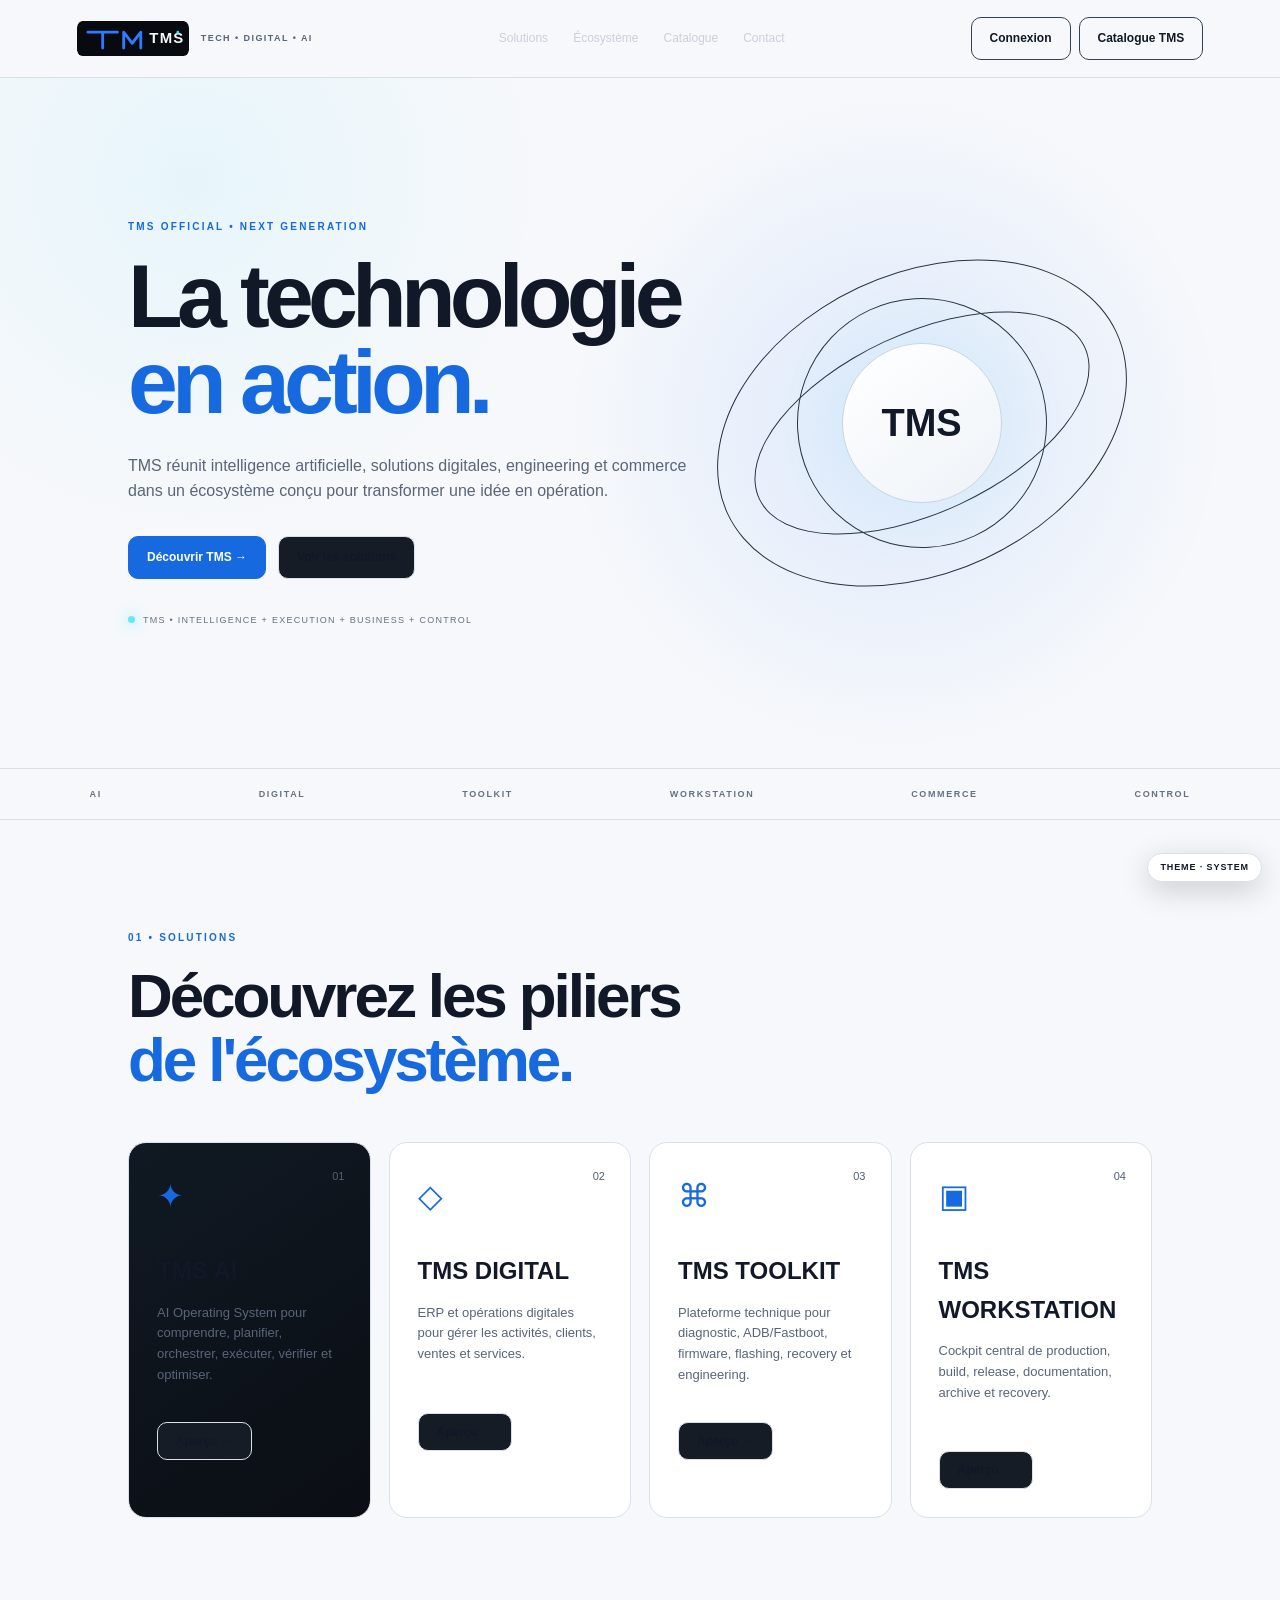
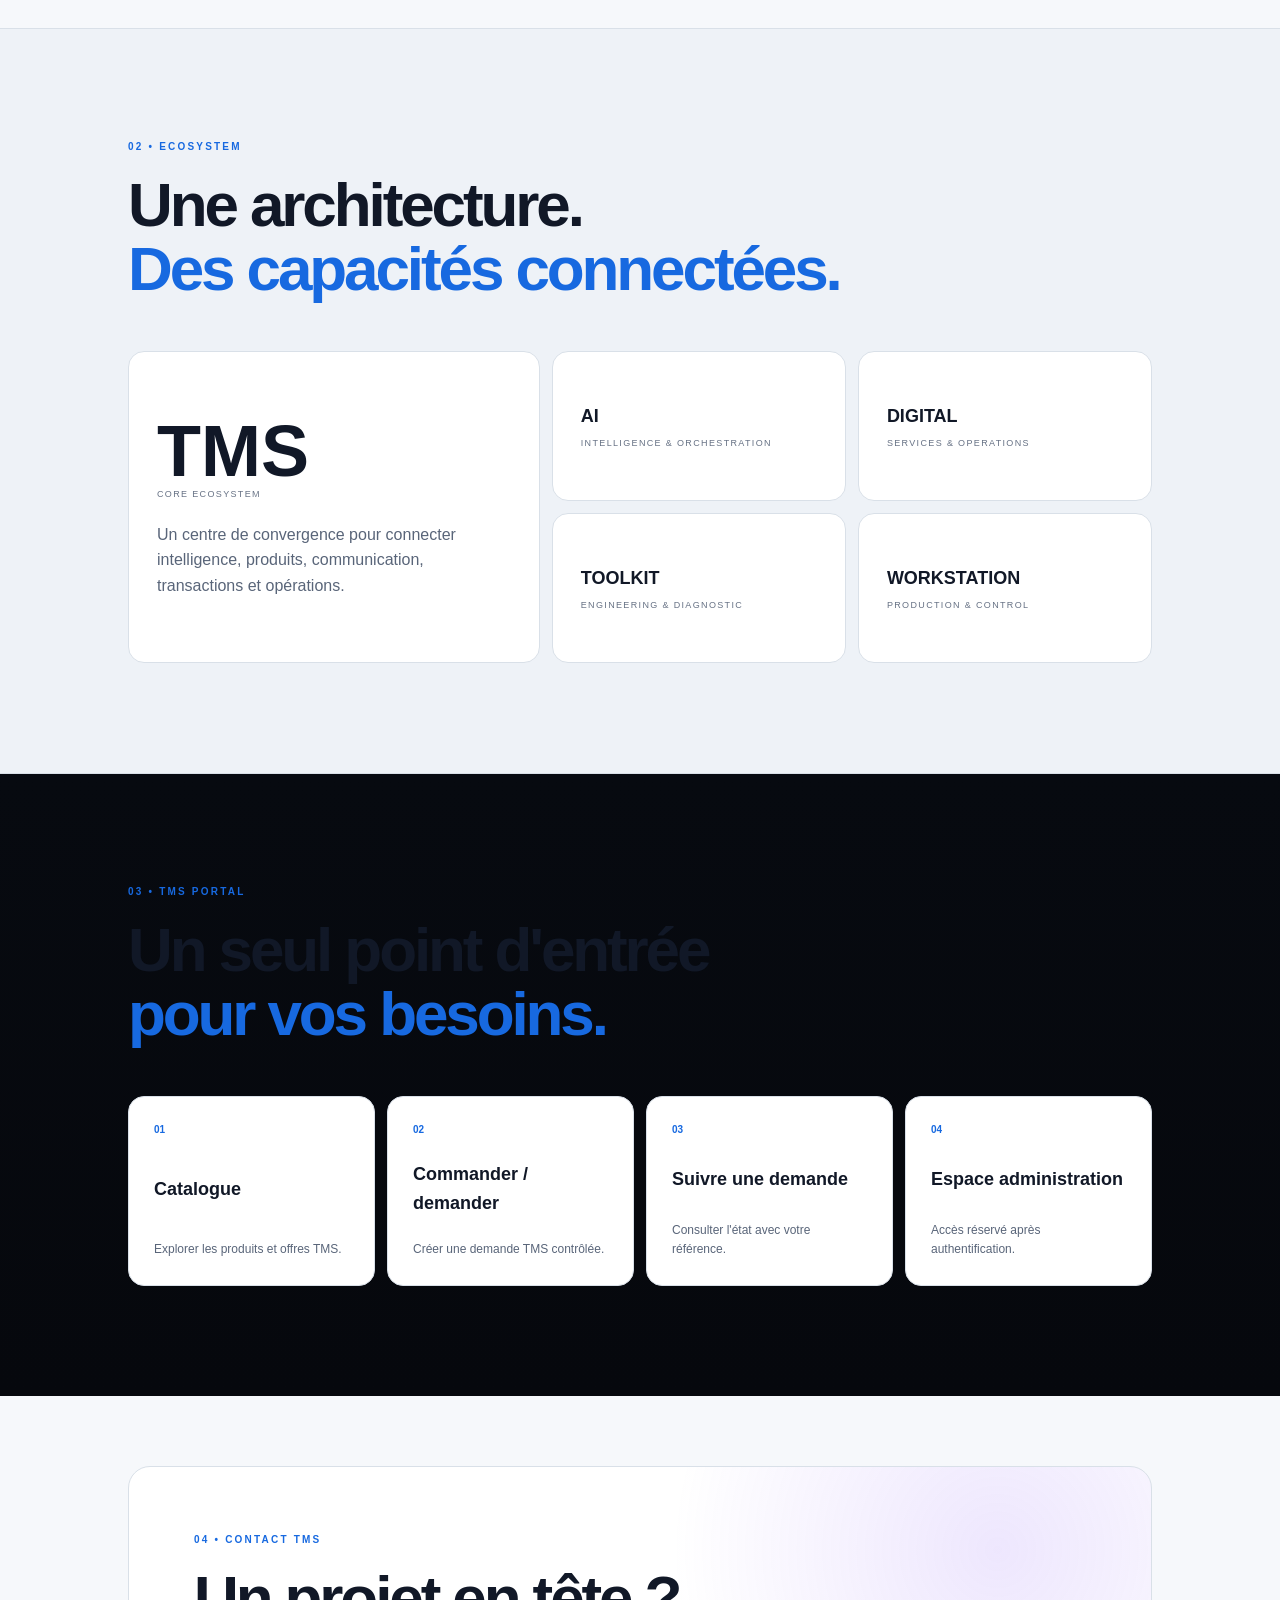
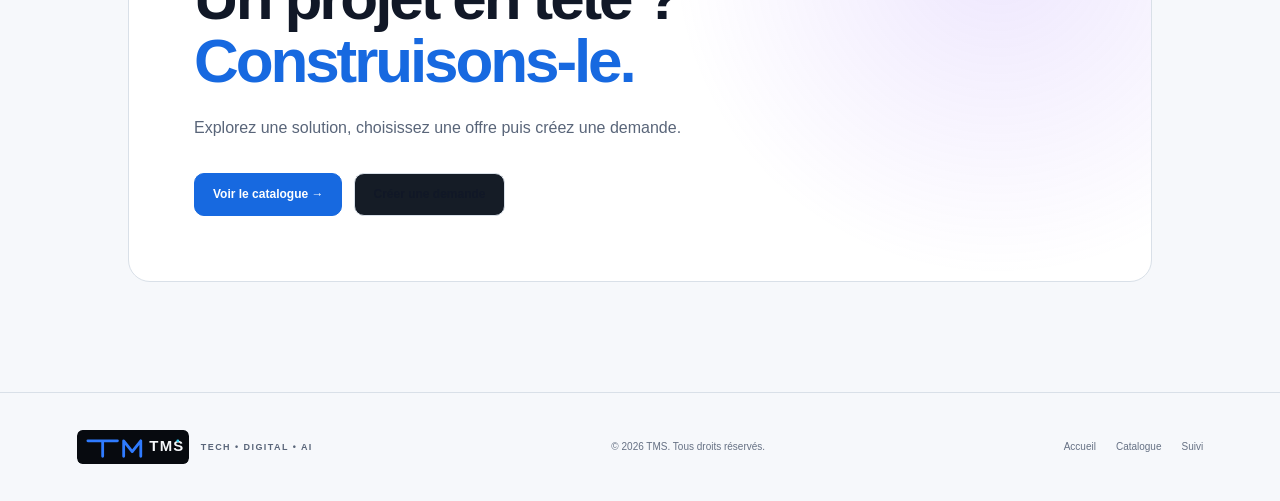
<file: index.html>
<!doctype html>
<html lang="fr">
<head>
<meta charset="utf-8"><meta name="viewport" content="width=device-width,initial-scale=1">
<meta name="description" content="TMS — Intelligence, Execution, Business & Control.">
<title>TMS — Official Technology Ecosystem</title>
<link rel="icon" href="assets/brand/tms-logo.svg" type="image/svg+xml"><link rel="stylesheet" href="css/style.css">
</head>
<body>
<header class="topbar"><a class="brand" href="#accueil"><img class="brand-logo" src="assets/brand/tms-logo.svg" alt="TMS"><small>TECH • DIGITAL • AI</small></a><nav><a href="#solutions">Solutions</a><a href="#ecosystem">Écosystème</a><a href="catalog.html">Catalogue</a><a href="#contact">Contact</a></nav><div style="display:flex;gap:8px;align-items:center"><a class="nav-cta" href="login.html">Connexion</a><a class="nav-cta" href="catalog.html">Catalogue TMS</a></div></header>
<main>
<section id="accueil" class="hero"><div class="hero-copy"><p class="eyebrow">TMS OFFICIAL • NEXT GENERATION</p><h1>La technologie<br><em>en action.</em></h1><p class="lead">TMS réunit intelligence artificielle, solutions digitales, engineering et commerce dans un écosystème conçu pour transformer une idée en opération.</p><div class="actions"><a class="btn primary" href="catalog.html">Découvrir TMS →</a><a class="btn ghost" href="#solutions">Voir les solutions</a></div><div class="status"><span></span>TMS • INTELLIGENCE + EXECUTION + BUSINESS + CONTROL</div></div><div class="orb"><div class="orb-core">TMS</div><div class="ring r1"></div><div class="ring r2"></div><div class="ring r3"></div></div></section>
<section class="ticker"><span>AI</span><span>DIGITAL</span><span>TOOLKIT</span><span>WORKSTATION</span><span>COMMERCE</span><span>CONTROL</span></section>
<section id="solutions" class="section"><div class="section-head"><p class="eyebrow">01 • SOLUTIONS</p><h2>Découvrez les piliers<br><em>de l'écosystème.</em></h2></div><div class="cards product-grid">
<article class="card featured product-card"><span class="num">01</span><div class="icon">✦</div><h3>TMS AI</h3><p>AI Operating System pour comprendre, planifier, orchestrer, exécuter, vérifier et optimiser.</p><button class="btn ghost preview-btn" data-product="ai">Aperçu →</button></article>
<article class="card product-card"><span class="num">02</span><div class="icon">◇</div><h3>TMS DIGITAL</h3><p>ERP et opérations digitales pour gérer les activités, clients, ventes et services.</p><button class="btn ghost preview-btn" data-product="digital">Aperçu →</button></article>
<article class="card product-card"><span class="num">03</span><div class="icon">⌘</div><h3>TMS TOOLKIT</h3><p>Plateforme technique pour diagnostic, ADB/Fastboot, firmware, flashing, recovery et engineering.</p><button class="btn ghost preview-btn" data-product="toolkit">Aperçu →</button></article>
<article class="card product-card"><span class="num">04</span><div class="icon">▣</div><h3>TMS WORKSTATION</h3><p>Cockpit central de production, build, release, documentation, archive et recovery.</p><button class="btn ghost preview-btn" data-product="workstation">Aperçu →</button></article>
</div></section>
<section id="ecosystem" class="section dark-section"><div class="section-head"><p class="eyebrow">02 • ECOSYSTEM</p><h2>Une architecture.<br><em>Des capacités connectées.</em></h2></div><div class="ecosystem-grid"><div class="eco-main"><strong>TMS</strong><span>CORE ECOSYSTEM</span><p>Un centre de convergence pour connecter intelligence, produits, communication, transactions et opérations.</p></div><div class="eco-item"><b>AI</b><span>INTELLIGENCE & ORCHESTRATION</span></div><div class="eco-item"><b>DIGITAL</b><span>SERVICES & OPERATIONS</span></div><div class="eco-item"><b>TOOLKIT</b><span>ENGINEERING & DIAGNOSTIC</span></div><div class="eco-item"><b>WORKSTATION</b><span>PRODUCTION & CONTROL</span></div></div></section>
<section class="section portal"><div class="section-head"><p class="eyebrow">03 • TMS PORTAL</p><h2>Un seul point d'entrée<br><em>pour vos besoins.</em></h2></div><div class="portal-grid"><a class="portal-card" href="catalog.html"><b>01</b><strong>Catalogue</strong><span>Explorer les produits et offres TMS.</span></a><a class="portal-card" href="request.html"><b>02</b><strong>Commander / demander</strong><span>Créer une demande TMS contrôlée.</span></a><a class="portal-card" href="status.html"><b>03</b><strong>Suivre une demande</strong><span>Consulter l'état avec votre référence.</span></a><a class="portal-card" href="admin.html"><b>04</b><strong>Espace administration</strong><span>Accès réservé après authentification.</span></a></div></section>
<section id="contact" class="contact section"><div class="contact-box"><p class="eyebrow">04 • CONTACT TMS</p><h2>Un projet en tête ?<br><em>Construisons-le.</em></h2><p>Explorez une solution, choisissez une offre puis créez une demande.</p><div class="actions"><a class="btn primary" href="catalog.html">Voir le catalogue →</a><a class="btn ghost" href="request.html">Créer une demande</a></div></div></section>
</main>
<div id="productModal" class="product-modal" aria-hidden="true"><div class="product-modal-panel"><button id="closeProduct" class="modal-close" aria-label="Fermer">×</button><p id="modalEyebrow" class="eyebrow"></p><h2 id="modalTitle"></h2><p id="modalText" class="lead"></p><div id="modalFeatures" class="feature-list"></div><div class="actions"><a class="btn primary" href="catalog.html">Voir les offres →</a><a class="btn ghost" href="request.html">Demander →</a></div></div></div>
<footer><div class="brand"><img class="brand-logo" src="assets/brand/tms-logo.svg" alt="TMS"><small>TECH • DIGITAL • AI</small></div><p>© 2026 TMS. Tous droits réservés.</p><div><a href="#accueil">Accueil</a><a href="catalog.html">Catalogue</a><a href="status.html">Suivi</a></div></footer>
<script src="js/app.js"></script><script src="js/product-preview.js"></script>
<script src="js/theme.js"></script></body></html>
</file>
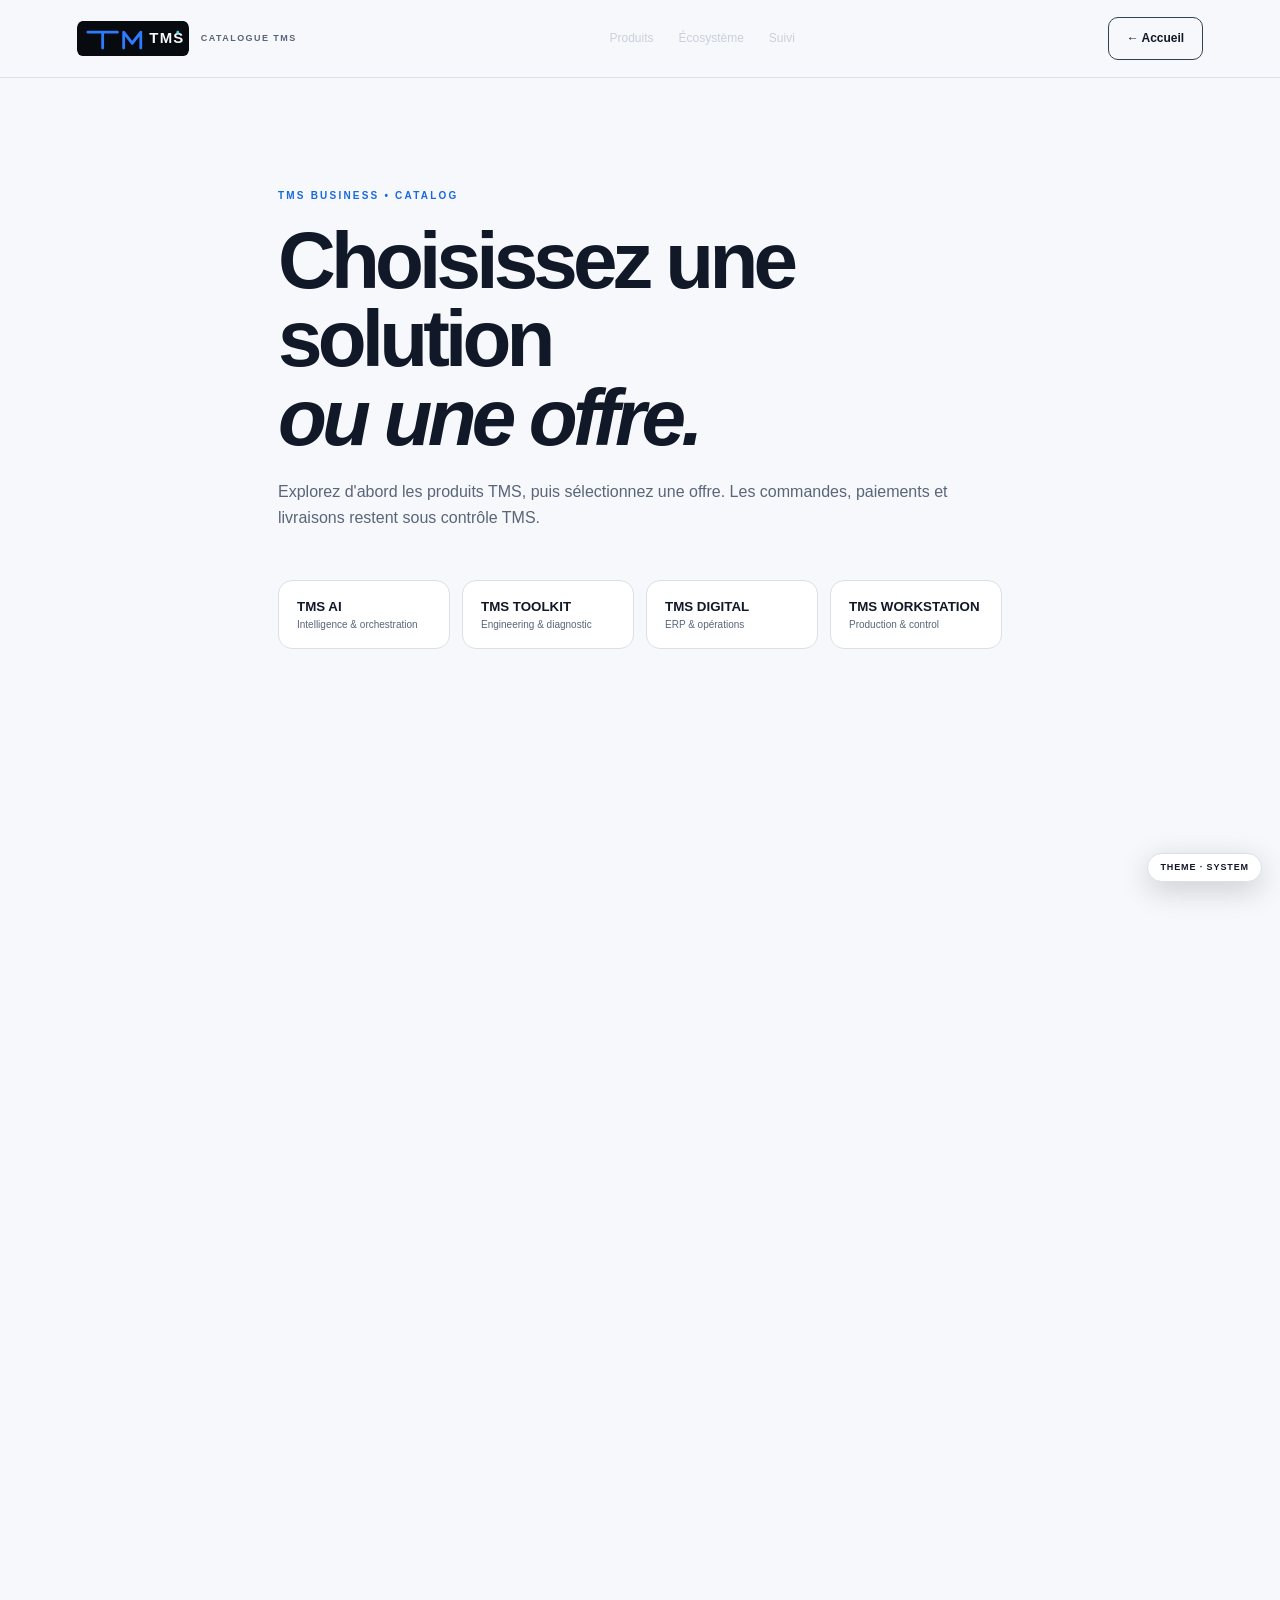
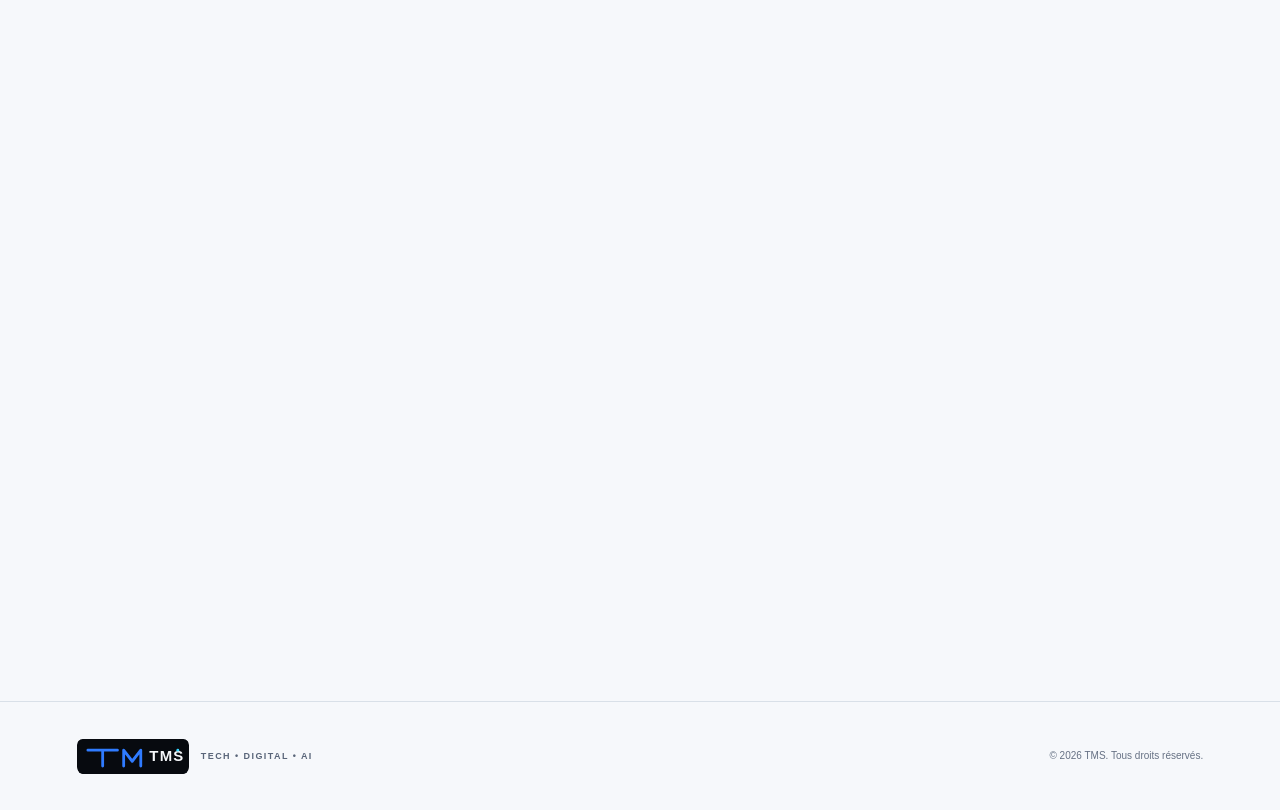
<file: catalog.html>
<!doctype html>
<html lang="fr">
<head><meta charset="utf-8"><meta name="viewport" content="width=device-width,initial-scale=1"><meta name="description" content="Catalogue public TMS — produits, offres et services."><title>TMS — Catalogue</title><link rel="icon" href="assets/brand/tms-logo.svg" type="image/svg+xml"><link rel="stylesheet" href="css/style.css"></head>
<body>
<header class="topbar"><a class="brand" href="index.html"><img class="brand-logo" src="assets/brand/tms-logo.svg" alt="TMS"><small>CATALOGUE TMS</small></a><nav><a href="index.html#solutions">Produits</a><a href="index.html#ecosystem">Écosystème</a><a href="status.html">Suivi</a></nav><a class="nav-cta" href="index.html">← Accueil</a></header>
<main class="section request-page">
<div class="section-head"><p class="eyebrow">TMS BUSINESS • CATALOG</p><h1>Choisissez une solution<br><em>ou une offre.</em></h1><p class="lead">Explorez d'abord les produits TMS, puis sélectionnez une offre. Les commandes, paiements et livraisons restent sous contrôle TMS.</p></div>
<div class="product-shortcuts"><button class="shortcut preview-btn" data-product="ai"><strong>TMS AI</strong><span>Intelligence & orchestration</span></button><button class="shortcut preview-btn" data-product="toolkit"><strong>TMS TOOLKIT</strong><span>Engineering & diagnostic</span></button><button class="shortcut preview-btn" data-product="digital"><strong>TMS DIGITAL</strong><span>ERP & opérations</span></button><button class="shortcut preview-btn" data-product="workstation"><strong>TMS WORKSTATION</strong><span>Production & control</span></button></div>
<div id="catalog" class="cards catalog-grid"></div>
<div class="contact-box" style="margin-top:40px"><p><strong>Parcours :</strong> Catalogue → Offre → Commander → Référence TMS → Suivi.</p><a class="btn primary" href="request.html">Demander une offre →</a></div>
</main>
<div id="productModal" class="product-modal" aria-hidden="true"><div class="product-modal-panel"><button id="closeProduct" class="modal-close" aria-label="Fermer">×</button><p id="modalEyebrow" class="eyebrow"></p><h2 id="modalTitle"></h2><p id="modalText" class="lead"></p><div id="modalFeatures" class="feature-list"></div><div class="actions"><a class="btn primary" href="request.html">Demander →</a><button class="btn ghost" id="modalCatalogClose">Retour au catalogue</button></div></div></div>
<footer><div class="brand"><img class="brand-logo" src="assets/brand/tms-logo.svg" alt="TMS"><small>TECH • DIGITAL • AI</small></div><p>© 2026 TMS. Tous droits réservés.</p></footer>
<script src="js/catalog.js"></script><script src="js/product-preview.js"></script>
<script src="js/theme.js"></script></body></html>
</file>
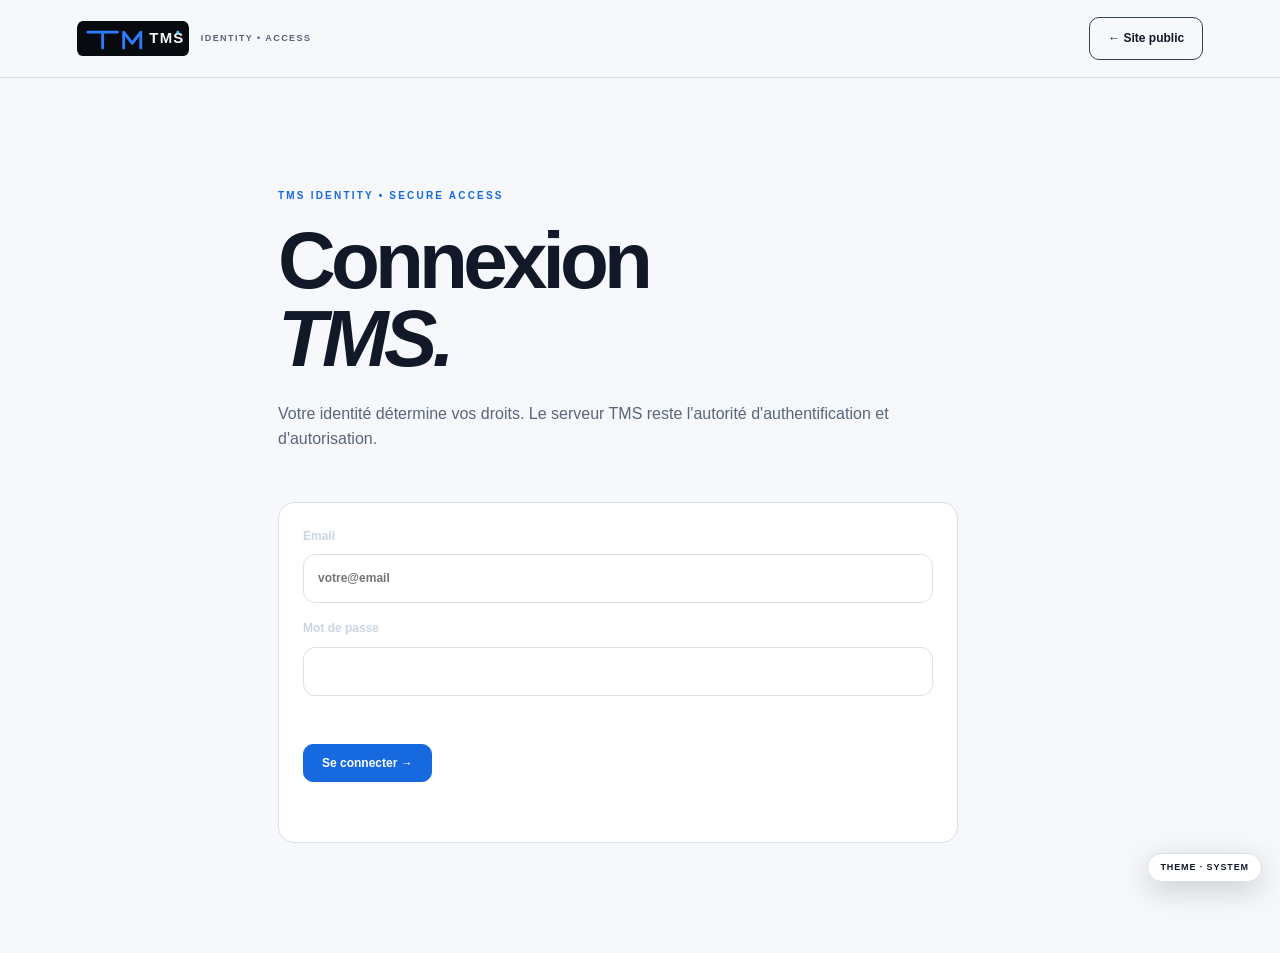
<file: login.html>
<!doctype html><html lang="fr"><head><meta charset="utf-8"><meta name="viewport" content="width=device-width,initial-scale=1"><meta name="description" content="TMS Identity — connexion sécurisée"><title>TMS — Connexion</title><link rel="icon" href="assets/brand/tms-logo.svg" type="image/svg+xml"><link rel="stylesheet" href="css/style.css"></head><body><header class="topbar"><a class="brand" href="index.html"><img class="brand-logo" src="assets/brand/tms-logo.svg" alt="TMS"><small>IDENTITY • ACCESS</small></a><a class="nav-cta" href="index.html">← Site public</a></header><main class="section request-page"><div class="section-head"><p class="eyebrow">TMS IDENTITY • SECURE ACCESS</p><h1>Connexion<br><em>TMS.</em></h1><p class="lead">Votre identité détermine vos droits. Le serveur TMS reste l'autorité d'authentification et d'autorisation.</p></div><div class="form-card" style="max-width:680px"><label>Email<input id="email" type="email" autocomplete="username" required placeholder="votre@email"></label><label>Mot de passe<input id="password" type="password" autocomplete="current-password" required></label><div class="actions"><button id="login" class="btn primary" type="button">Se connecter →</button></div><p id="status"></p></div></main><script>const email=document.querySelector('#email'),password=document.querySelector('#password'),status=document.querySelector('#status');async function go(){status.textContent='Authentification…';try{const r=await fetch('https://damyhgarvey.tail4ccb28.ts.net/api/auth/login',{method:'POST',headers:{'Content-Type':'application/json'},body:JSON.stringify({email:email.value.trim(),password:password.value})});const d=await r.json();if(!r.ok)throw new Error(d.error||'Connexion refusée');sessionStorage.setItem('tms_identity_token',d.token);sessionStorage.setItem('tms_identity_user',JSON.stringify(d.user));status.textContent=`Connecté : ${d.user.role}`;setTimeout(()=>location.href=d.user.role==='ADMIN'||d.user.role==='ERP_MANAGER'?'admin.html':'index.html',250); }catch(e){status.textContent=e.message;}}document.querySelector('#login').addEventListener('click',go);password.addEventListener('keydown',e=>{if(e.key==='Enter')go()});</script><script src="js/theme.js"></script></body></html>
</file>
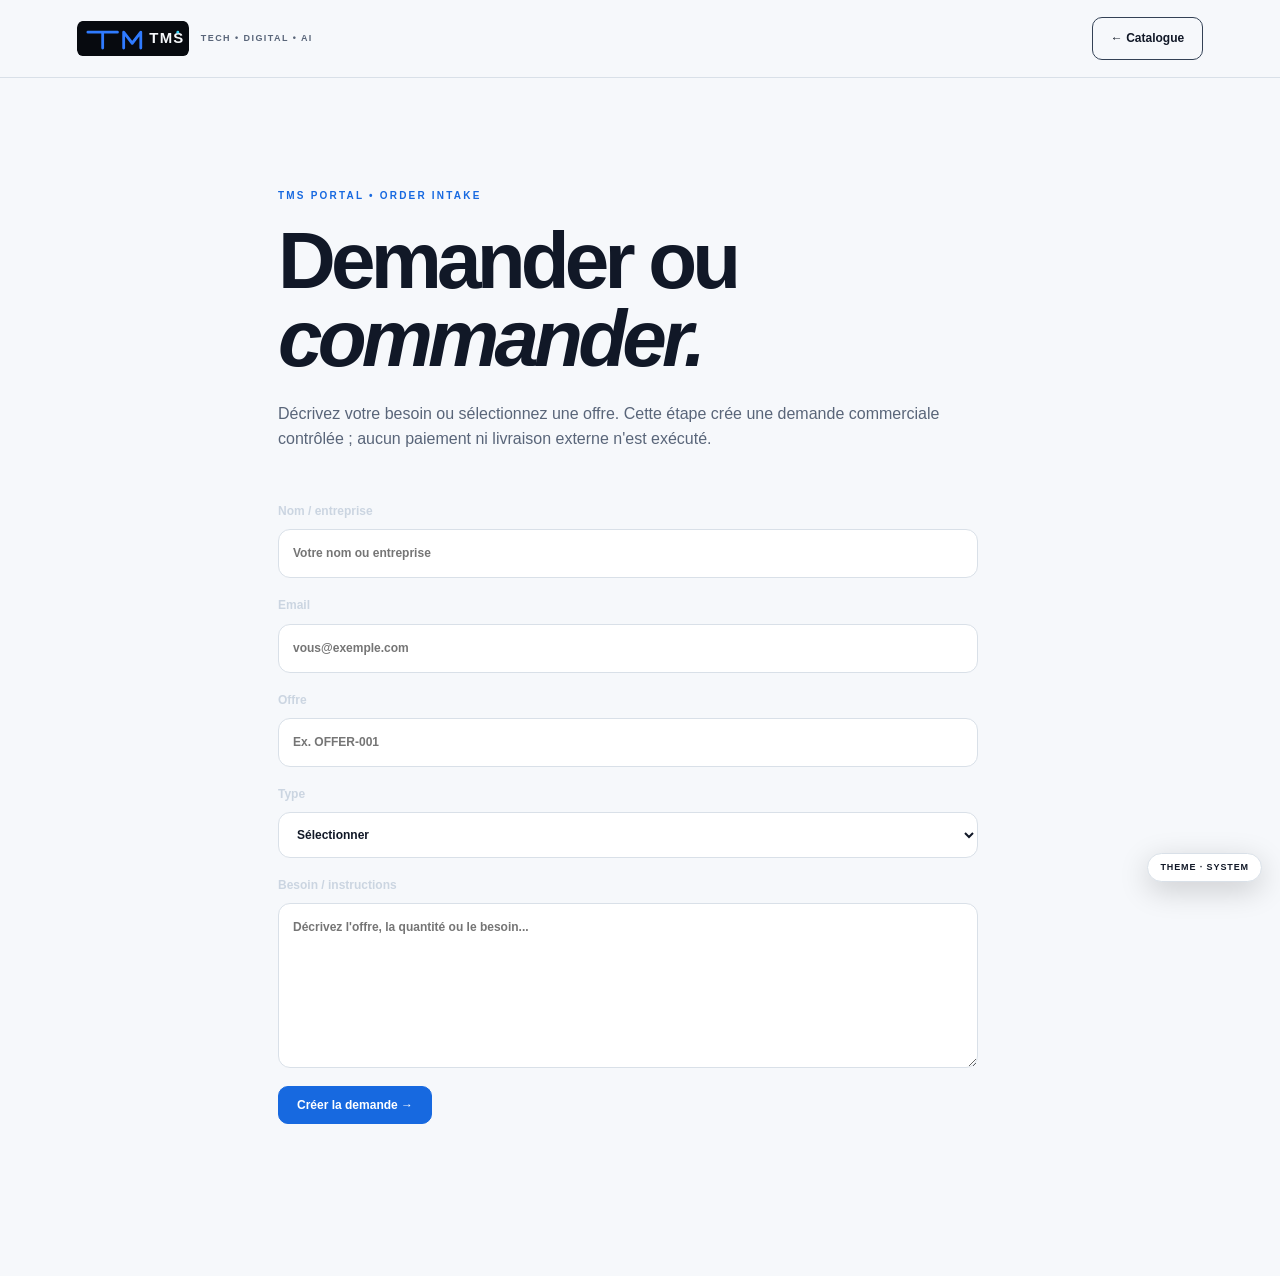
<file: request.html>
<!doctype html>
<html lang="fr">
<head><link rel="icon" href="assets/brand/tms-logo.svg" type="image/svg+xml">
<meta charset="utf-8"><meta name="viewport" content="width=device-width,initial-scale=1">
<title>TMS — Demande / Commande</title><link rel="stylesheet" href="css/style.css">
</head>
<body>
<header class="topbar"><a class="brand" href="index.html"><img class="brand-logo" src="assets/brand/tms-logo.svg" alt="TMS"><small>TECH • DIGITAL • AI</small></a><a class="nav-cta" href="catalog.html">← Catalogue</a></header>
<main class="section request-page">
<div class="section-head"><p class="eyebrow">TMS PORTAL • ORDER INTAKE</p><h1>Demander ou<br><em>commander.</em></h1><p class="lead">Décrivez votre besoin ou sélectionnez une offre. Cette étape crée une demande commerciale contrôlée ; aucun paiement ni livraison externe n'est exécuté.</p></div>
<form id="requestForm" class="request-form">
<label>Nom / entreprise<input name="name" required placeholder="Votre nom ou entreprise"></label>
<label>Email<input type="email" name="email" required placeholder="vous@exemple.com"></label>
<label>Offre<input id="offerId" name="offer_id" placeholder="Ex. OFFER-001" autocomplete="off"></label>
<label>Type<select name="type" required><option value="">Sélectionner</option><option value="COMMANDE_OFFRE">Commande d'une offre</option><option value="TMS AI">TMS AI</option><option value="TMS DIGITAL">TMS DIGITAL</option><option value="TMS TOOLKIT">TMS TOOLKIT</option><option value="Service / projet">Service / projet</option><option value="Support">Support</option></select></label>
<label>Besoin / instructions<textarea name="message" required rows="7" placeholder="Décrivez l'offre, la quantité ou le besoin..."></textarea></label>
<button class="btn primary" type="submit">Créer la demande →</button>
<p id="formStatus" class="form-status" role="status"></p>
</form>
</main>
<script src="js/request.js"></script>
<script src="js/theme.js"></script></body>
</html>
</file>
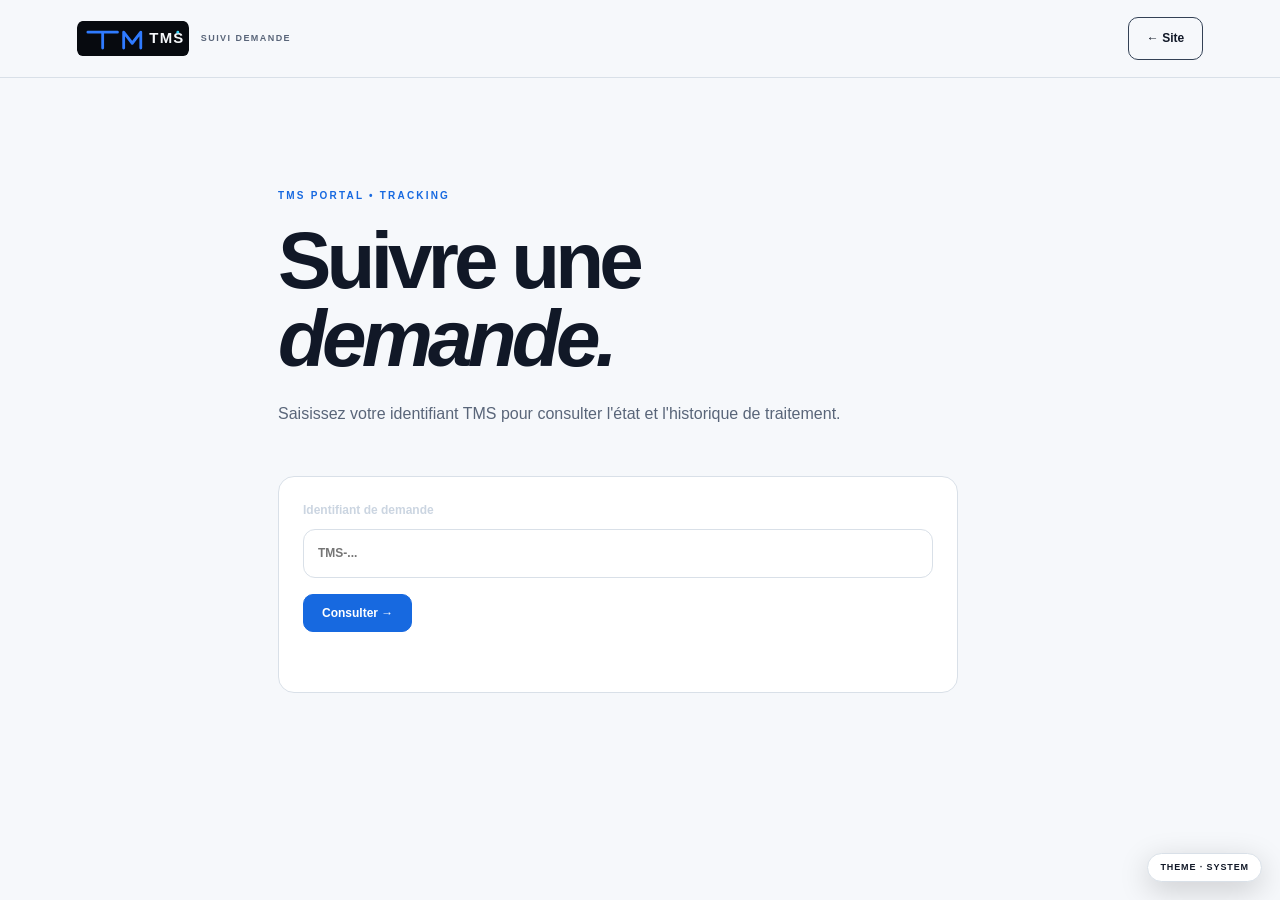
<file: status.html>
<!doctype html>
<html lang="fr">
<head><link rel="icon" href="assets/brand/tms-logo.svg" type="image/svg+xml"><meta charset="utf-8"><meta name="viewport" content="width=device-width,initial-scale=1"><title>TMS — Suivi</title><link rel="stylesheet" href="css/style.css"></head>
<body>
<header class="topbar"><a class="brand" href="index.html"><img class="brand-logo" src="assets/brand/tms-logo.svg" alt="TMS"><small>SUIVI DEMANDE</small></a><a class="nav-cta" href="index.html">← Site</a></header>
<main class="section request-page">
<div class="section-head"><p class="eyebrow">TMS PORTAL • TRACKING</p><h1>Suivre une<br><em>demande.</em></h1><p class="lead">Saisissez votre identifiant TMS pour consulter l'état et l'historique de traitement.</p></div>
<div class="form-card" style="max-width:680px"><label>Identifiant de demande<input id="requestId" autocomplete="off" placeholder="TMS-..." required></label><button id="check" class="btn primary" type="button">Consulter →</button><p id="statusMessage"></p></div>
<div id="result" class="portal-grid" style="margin-top:30px"></div>
</main>
<script src="js/status.js"></script>
<script src="js/theme.js"></script></body>
</html>
</file>
<file: css/style.css>
:root{--bg:#070a0f;--panel:#0d121a;--elevated:#151c26;--text:#f5f7fa;--muted:#9fb0c3;--line:#1d2836;--accent:#2f7bff;--active:#35d6ff;--purple:#536da8}
*{box-sizing:border-box;margin:0;padding:0}html{scroll-behavior:smooth}body{font-family:Inter,"Segoe UI",Arial,sans-serif;background:var(--bg);color:var(--text);line-height:1.6}a{color:inherit;text-decoration:none}.topbar{height:78px;display:flex;align-items:center;justify-content:space-between;padding:0 6vw;border-bottom:1px solid var(--line);position:sticky;top:0;background:rgba(7,10,15,.92);backdrop-filter:blur(18px);z-index:20}.brand{display:flex;align-items:center;gap:12px;font-weight:800}.brand:before{content:'';width:34px;height:34px;border:1px solid var(--accent);border-radius:9px;background:linear-gradient(135deg,var(--accent),var(--active));box-shadow:0 0 20px rgba(47,123,255,.18)}.brand span{font-size:28px;letter-spacing:-.06em}.brand small{font-size:9px;color:var(--muted);letter-spacing:.16em}nav{display:flex;gap:25px;font-size:12px;color:#c9d0db}nav a:hover{color:var(--accent)}.nav-cta,.btn{border:1px solid var(--line);padding:11px 18px;border-radius:10px;font-size:12px;font-weight:700}.nav-cta{border-color:#334155}.menu{display:none;background:none;border:0;color:white;font-size:24px;cursor:pointer}.hero{min-height:690px;display:grid;grid-template-columns:1.1fr .9fr;align-items:center;padding:80px 10vw;overflow:hidden;background:radial-gradient(circle at 70% 50%,rgba(47,123,255,.12),transparent 34%),radial-gradient(circle at 15% 15%,rgba(53,214,255,.08),transparent 28%)}.eyebrow{font-size:10px;font-weight:800;letter-spacing:.22em;color:var(--accent);margin-bottom:18px}.hero h1{font-size:clamp(54px,7vw,94px);line-height:.96;letter-spacing:-.065em;margin-bottom:28px}.hero h1 em,h2 em{font-style:normal;color:var(--accent)}.lead{max-width:680px;color:var(--muted);font-size:16px}.actions{display:flex;gap:12px;margin-top:32px}.btn{display:inline-block}.primary{background:var(--accent);color:#fff;border-color:var(--accent)}.ghost{color:var(--text);background:var(--elevated)}.status{margin-top:34px;color:#667184;font-size:9px;letter-spacing:.14em}.status span{display:inline-block;width:7px;height:7px;border-radius:50%;background:#67e8f9;margin-right:8px;box-shadow:0 0 14px #67e8f9}.orb{height:430px;position:relative;display:grid;place-items:center}.orb-core{width:160px;height:160px;border-radius:50%;display:grid;place-items:center;background:linear-gradient(145deg,#101827,#080b11);border:1px solid #334155;box-shadow:0 0 80px rgba(103,232,249,.16);font-size:38px;font-weight:800;z-index:3}.ring{position:absolute;border:1px solid #263343;border-radius:50%;transform:rotate(-25deg)}.r1{width:250px;height:250px}.r2{width:360px;height:180px}.r3{width:430px;height:300px}.ticker{border-block:1px solid var(--line);padding:18px 7vw;display:flex;justify-content:space-between;color:#667184;font-size:9px;font-weight:800;letter-spacing:.18em}.section{padding:110px 10vw}.section-head{margin-bottom:50px}.section h2{font-size:clamp(38px,5vw,62px);line-height:1.03;letter-spacing:-.05em}.cards{display:grid;grid-template-columns:repeat(3,1fr);gap:18px}.card{min-height:330px;padding:28px;border:1px solid var(--line);background:var(--panel);border-radius:18px;position:relative;transition:.25s}.card:hover,.portal-card:hover{transform:translateY(-6px);border-color:#3b4a5e}.card.featured{background:linear-gradient(145deg,#101923,#0b0e14)}.num{position:absolute;right:25px;top:25px;color:#536071;font-size:11px}.icon{font-size:32px;color:var(--accent);margin-bottom:30px}.card h3{font-size:24px;margin-bottom:12px}.card p{color:var(--muted);font-size:13px;margin-bottom:28px}.card a{font-size:11px;font-weight:700}.dark-section{background:#05070a;border-block:1px solid var(--line)}.ecosystem-grid{display:grid;grid-template-columns:1.4fr 1fr 1fr;gap:12px}.eco-main,.eco-item{border:1px solid var(--line);background:var(--panel);padding:28px;border-radius:16px;min-height:150px}.eco-main{grid-row:span 2;display:flex;flex-direction:column;justify-content:center}.eco-main strong{font-size:72px;line-height:1}.eco-main span,.eco-item span{font-size:9px;letter-spacing:.15em;color:#667184}.eco-main p{color:var(--muted);margin-top:20px}.eco-item{display:flex;flex-direction:column;justify-content:center}.eco-item b{font-size:18px;margin-bottom:5px}.portal{background:linear-gradient(180deg,#070a10,#06080d)}.portal-grid{display:grid;grid-template-columns:repeat(4,1fr);gap:12px}.portal-card{min-height:190px;padding:25px;border:1px solid var(--line);border-radius:16px;background:var(--panel);display:flex;flex-direction:column;justify-content:space-between;transition:.25s}.portal-card b{font-size:10px;color:var(--accent)}.portal-card strong{font-size:18px}.portal-card span{font-size:12px;color:var(--muted)}
.business{display:grid;grid-template-columns:1.2fr .8fr;gap:80px;align-items:center}.metrics{display:grid;grid-template-columns:repeat(3,1fr);gap:10px}.metrics div{padding:25px 10px;border-top:1px solid var(--line)}.metrics strong{display:block;font-size:30px}.metrics span,.steps span{font-size:9px;color:var(--muted);text-transform:uppercase;letter-spacing:.12em}.roadmap{border-top:1px solid var(--line)}.steps{display:grid;grid-template-columns:repeat(4,1fr);gap:12px}.steps div{min-height:160px;padding:24px;border:1px solid var(--line);border-radius:15px;background:var(--panel);display:flex;flex-direction:column;justify-content:space-between}.steps b{color:var(--accent);font-size:11px}.steps strong{font-size:20px}.contact{padding-top:70px}.contact-box{border:1px solid var(--line);border-radius:22px;padding:65px;background:radial-gradient(circle at 85% 20%,rgba(139,92,246,.15),transparent 35%),var(--panel)}.contact-box p:not(.eyebrow){max-width:650px;color:var(--muted);margin:22px 0 4px}footer{border-top:1px solid var(--line);padding:35px 6vw;display:flex;align-items:center;justify-content:space-between;color:#667184;font-size:10px}footer div:last-child{display:flex;gap:20px}@media(max-width:950px){nav{gap:14px}.portal-grid{grid-template-columns:repeat(2,1fr)}}@media(max-width:850px){.topbar{padding:0 5vw}.menu{display:block}nav,.nav-cta{display:none}.hero{grid-template-columns:1fr;padding:65px 7vw;min-height:auto}.orb{height:320px;order:-1}.orb-core{width:125px;height:125px;font-size:30px}.r1{width:190px;height:190px}.r2{width:280px;height:140px}.r3{width:330px;height:220px}.ticker{overflow:hidden;gap:30px;justify-content:flex-start;white-space:nowrap}.section{padding:80px 7vw}.cards,.ecosystem-grid,.business,.steps,.portal-grid{grid-template-columns:1fr}.eco-main{grid-row:auto}.metrics{margin-top:20px}.contact-box{padding:40px 28px}footer{flex-direction:column;gap:20px;text-align:center}}.scroll-progress{position:fixed;top:0;left:0;height:2px;width:0;background:var(--accent);z-index:100;box-shadow:0 0 12px rgba(103,232,249,.7)}.card,.eco-item,.eco-main,.portal-card,.steps div,.contact-box{opacity:0;transform:translateY(18px);transition:opacity .6s ease,transform .6s ease}.visible{opacity:1;transform:translateY(0)}.request-page{max-width:980px;margin:auto;min-height:calc(100vh - 78px)}.request-page h1{font-size:clamp(48px,7vw,80px);line-height:.98;letter-spacing:-.06em;margin-bottom:22px}.request-form{max-width:700px;display:grid;gap:18px}.request-form label{display:grid;gap:8px;color:#cbd5e1;font-size:12px;font-weight:700}.request-form input,.request-form select,.request-form textarea{width:100%;border:1px solid var(--line);background:#090d14;color:var(--text);border-radius:12px;padding:14px;font:inherit;outline:none}.request-form input:focus,.request-form select:focus,.request-form textarea:focus{border-color:var(--accent)}.request-form button{justify-self:start;cursor:pointer}.form-status{min-height:24px;color:var(--muted);font-size:12px}.form-status.success{color:var(--accent)}.portal-card p{color:var(--muted);font-size:12px;margin:8px 0}.portal-card small{color:#667184;font-size:9px}
.form-card{border:1px solid var(--line);background:var(--panel);border-radius:16px;padding:24px;display:grid;gap:16px}.form-card label{display:grid;gap:8px;color:#cbd5e1;font-size:12px;font-weight:700}.form-card input{width:100%;border:1px solid var(--line);background:#090d14;color:var(--text);border-radius:12px;padding:14px;font:inherit;outline:none}.form-card input:focus{border-color:var(--accent)}.form-card button{justify-self:start;cursor:pointer}.form-card p{color:var(--muted);font-size:12px;min-height:20px}
.metrics{grid-template-columns:repeat(6,1fr)}.metrics div{padding:22px 10px;border:1px solid var(--line);border-radius:12px;background:var(--panel)}.mission-proof{font-size:10px}.proof{display:block;white-space:pre-wrap;max-height:260px;overflow:auto;color:#9fb0c3;font:10px/1.5 ui-monospace,SFMono-Regular,Consolas,monospace;background:#070a0f;border:1px solid var(--line);border-radius:10px;padding:12px;min-height:0}.mission-proof+.proof:empty{display:none}@media(max-width:950px){.metrics{grid-template-columns:repeat(3,1fr)}}@media(max-width:600px){.metrics{grid-template-columns:repeat(2,1fr)}}
.brand:before{display:none!important}.brand-logo{width:112px;height:38px;object-fit:contain;display:block;border-radius:8px}

.product-grid{grid-template-columns:repeat(4,1fr)}
.product-card{min-height:300px}.product-card button{margin-top:8px}.product-card p{min-height:74px}
.product-shortcuts{display:grid;grid-template-columns:repeat(4,1fr);gap:12px;margin-bottom:50px}.shortcut{border:1px solid var(--line);background:var(--panel);color:var(--text);border-radius:14px;padding:18px;text-align:left;cursor:pointer}.shortcut:hover{border-color:var(--accent);transform:translateY(-3px)}.shortcut strong,.shortcut span{display:block}.shortcut span{color:var(--muted);font-size:10px;margin-top:5px}
.catalog-grid{grid-template-columns:repeat(3,1fr)}.offer-card{min-height:390px}.offer-badge{display:inline-block;font-size:8px;letter-spacing:.14em;color:#67e8f9;border:1px solid #234653;border-radius:999px;padding:5px 8px;margin-bottom:15px}.offer-price{display:flex;align-items:baseline;gap:8px;margin:18px 0}.offer-price strong{font-size:26px}.offer-price span,.offer-metrics{color:var(--muted);font-size:10px}.offer-metrics{display:flex;justify-content:space-between;border-top:1px solid var(--line);padding-top:12px;margin-bottom:20px}.offer-card .btn{display:inline-block}
.product-modal{position:fixed;inset:0;background:rgba(0,0,0,.72);backdrop-filter:blur(12px);display:grid;place-items:center;padding:24px;opacity:0;pointer-events:none;transition:.2s;z-index:100}.product-modal.open{opacity:1;pointer-events:auto}.product-modal-panel{position:relative;width:min(720px,100%);border:1px solid #334155;border-radius:24px;background:#0b1018;padding:48px;box-shadow:0 30px 100px rgba(0,0,0,.5)}.product-modal-panel h2{font-size:clamp(40px,6vw,64px);line-height:1;margin-bottom:18px}.modal-close{position:absolute;right:18px;top:15px;border:0;background:none;color:var(--muted);font-size:32px;cursor:pointer}.feature-list{display:grid;gap:9px;margin-top:28px;color:#d7dee8;font-size:13px}.feature-list div{border-top:1px solid var(--line);padding-top:10px}@media(max-width:1100px){.product-grid,.catalog-grid{grid-template-columns:repeat(2,1fr)}.product-shortcuts{grid-template-columns:repeat(2,1fr)}}@media(max-width:700px){.product-grid,.catalog-grid,.product-shortcuts{grid-template-columns:1fr}.product-modal-panel{padding:38px 25px}}
:root{color-scheme:dark}
:root[data-theme="light"]{color-scheme:light;--bg:#f6f8fb;--panel:#ffffff;--text:#111827;--muted:#596579;--line:#d9e0e8;--accent:#1769e0;--active:#0891b2;--purple:#536da8}
:root[data-theme="light"] body{background:var(--bg);color:var(--text)}
:root[data-theme="light"] .topbar{background:rgba(246,248,251,.92)}
:root[data-theme="light"] .dark-section{background:#eef2f7}
:root[data-theme="light"] .product-modal-panel{background:#fff;box-shadow:0 30px 100px rgba(15,23,42,.18)}
:root[data-theme="light"] .orb-core{background:linear-gradient(145deg,#fff,#eef3f8);border-color:#cbd5e1}
:root[data-theme="light"] .request-form input,:root[data-theme="light"] .request-form select,:root[data-theme="light"] .request-form textarea,:root[data-theme="light"] .form-card input{background:#fff;color:var(--text)}
:root[data-theme="light"] .primary{background:#111827;color:#fff;border-color:#111827}
:root[data-theme="system"]{color-scheme:dark}
@media(prefers-color-scheme:light){:root[data-theme="system"]{color-scheme:light;--bg:#f6f8fb;--panel:#fff;--text:#111827;--muted:#596579;--line:#d9e0e8;--accent:#1769e0;--active:#0891b2;--purple:#536da8}:root[data-theme="system"] .topbar{background:rgba(246,248,251,.92)}:root[data-theme="system"] .dark-section{background:#eef2f7}:root[data-theme="system"] .product-modal-panel{background:#fff}:root[data-theme="system"] .orb-core{background:linear-gradient(145deg,#fff,#eef3f8);border-color:#cbd5e1}:root[data-theme="system"] .request-form input,:root[data-theme="system"] .request-form select,:root[data-theme="system"] .request-form textarea,:root[data-theme="system"] .form-card input{background:#fff;color:var(--text)}}
.tms-theme-toggle{position:fixed;right:18px;bottom:18px;z-index:200;border:1px solid var(--line);background:var(--panel);color:var(--text);border-radius:999px;padding:9px 12px;font:700 9px/1 Inter,Arial,sans-serif;letter-spacing:.1em;cursor:pointer;box-shadow:0 8px 30px rgba(0,0,0,.18)}
.tms-theme-toggle:hover{border-color:var(--accent);color:var(--accent)}
</file>
